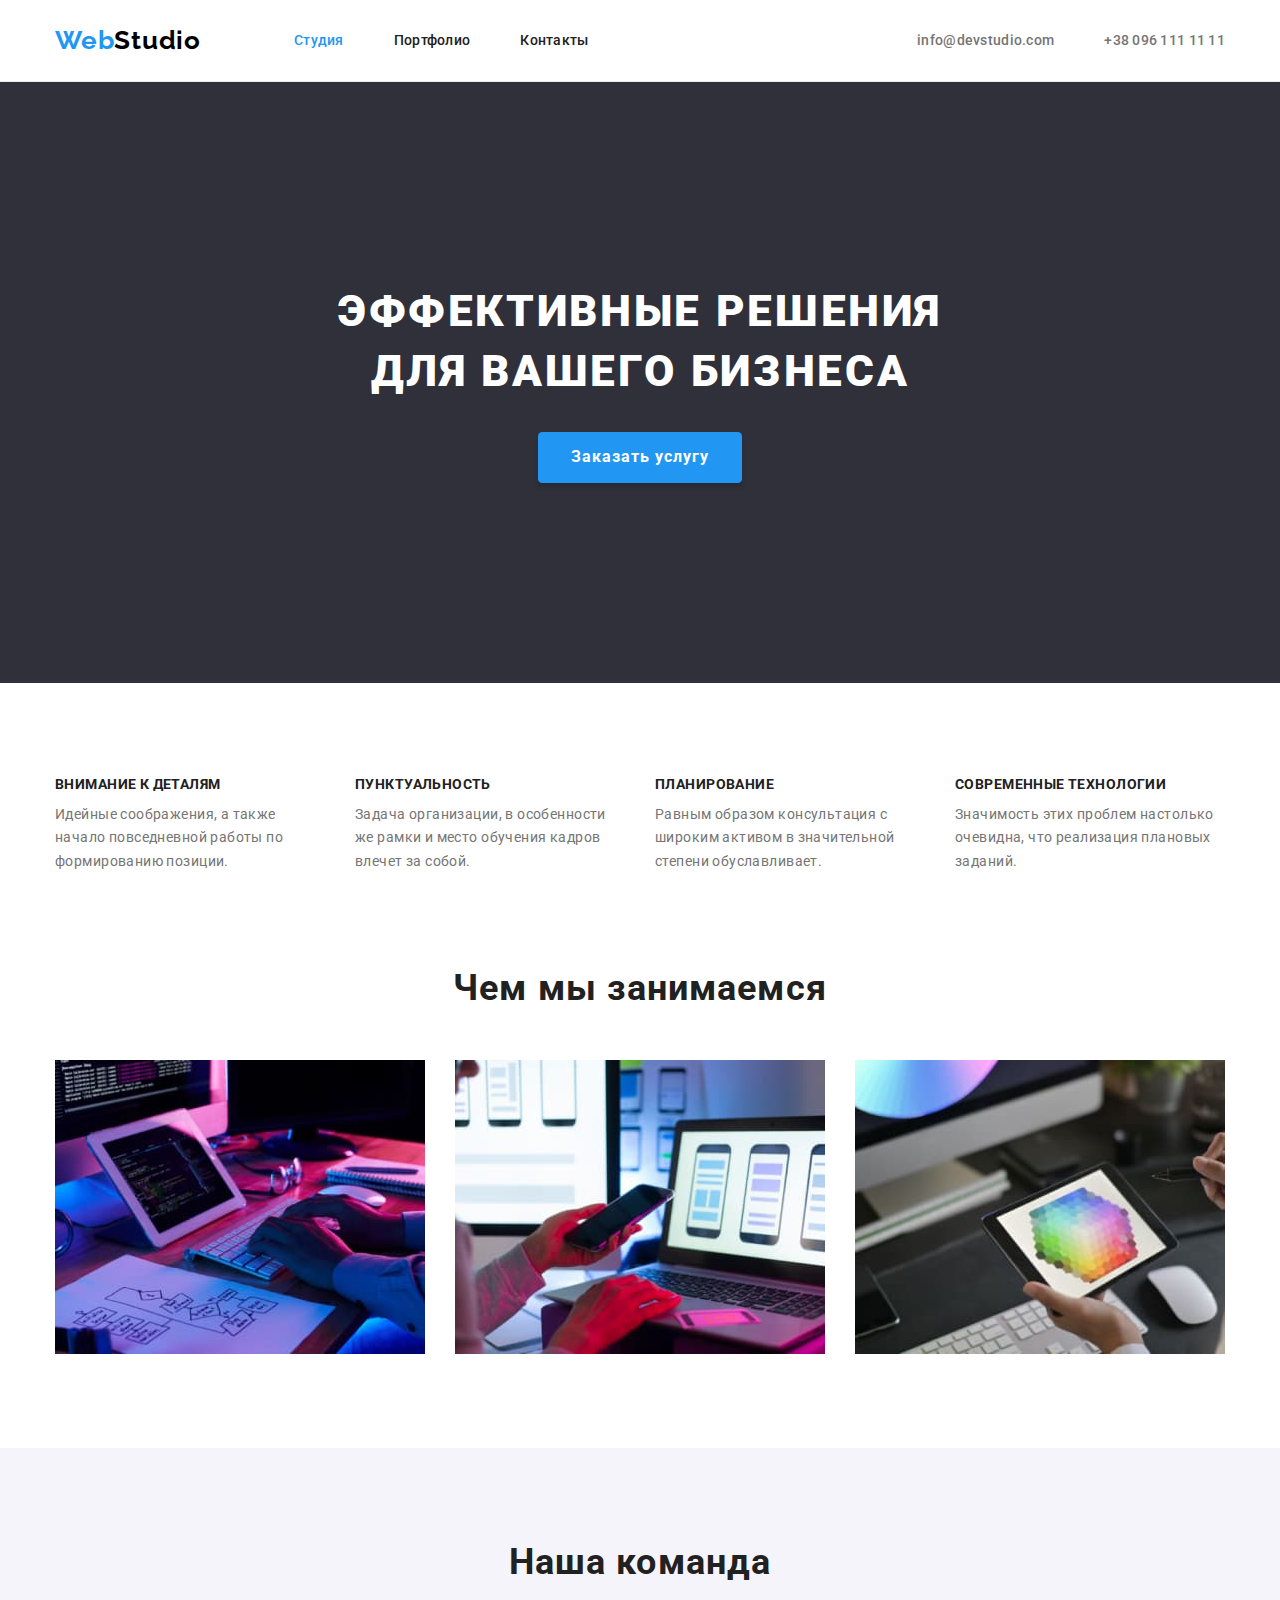
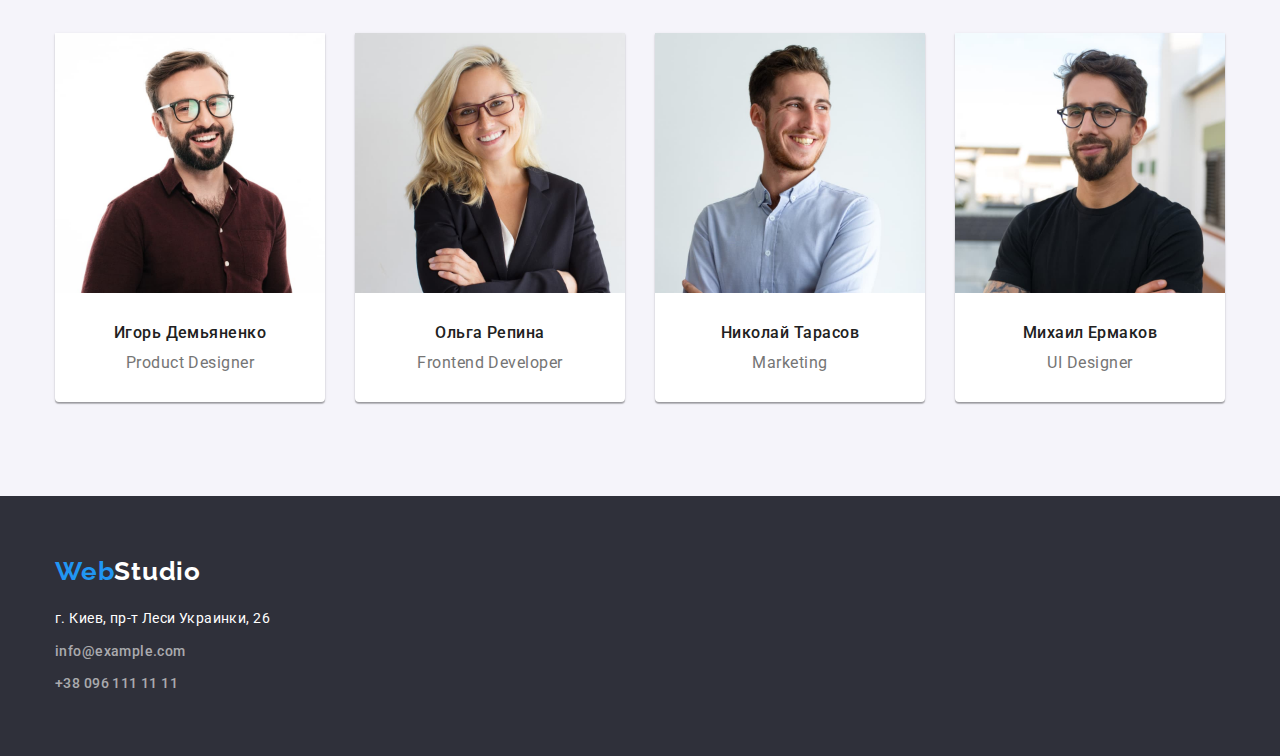
<file: index.html>
<!DOCTYPE html>
<html lang="ru">
<head>
    <meta charset="UTF-8">
    <meta http-equiv="X-UA-Compatible" content="IE=edge">
    <meta name="viewport" content="width=device-width, initial-scale=1.0">
    <title>Студия</title>
    <link rel="preconnect" href="https://fonts.googleapis.com">
    <link rel="preconnect" href="https://fonts.gstatic.com" crossorigin>
    <link href="https://fonts.googleapis.com/css2?family=Raleway:wght@700&family=Roboto:wght@400;500;700;900&display=swap"
        rel="stylesheet">
        <link rel="stylesheet" href="https://cdnjs.cloudflare.com/ajax/libs/modern-normalize/1.0.0/modern-normalize.min.css" />
    <link rel="stylesheet" href="./css/styles.css">
    
</head>
<body>
 
        <!--Верхняя линия-->
        <header class="header-section">
            <div class="nav-bar container">
            <a href="./index.html" class="site-logo"> <span class="logo-style">Web</span>Studio</a>
            <nav class="nav-box ">
                <ul class="nav-links ">
                    <li class="nav-ithem"> <a href="./index.html" class="nav-link active-page">Студия</a> </li>
                    <li class="nav-ithem"> <a href="./portfolio.html" class="nav-link">Портфолио</a> </li>
                    <li class="nav-ithem"> <a href="" class="nav-link">Контакты</a> </li>
                </ul>
            </nav>
            
            <ul class="conact-box ">
                <li class="contact-link"><a href="mailto:info@devstudio.com" class="contact-ithem ">info@devstudio.com</a></li>
                <li class="contact-link"><a href="tel:+380961111111" class="contact-ithem phone">+38 096 111 11 11</a></li>
            </ul>
            </div>
        </header>
    <main class="main-section">
        <!--Шапка-->
        <section class="hero-container">
            <h1 class="hero-title">Эффективные решения <br> для вашего бизнеса</h1>
            <button type="button" class="btn-active">Заказать услугу</button>
        </section>
        <!--Особенности-->
        
        <section class="feature-container ">
            <div class="container">
            <h2 class="hidden" hidden>Наши особенности</h2>
            
                <ul class="feature-list  ">
                    <li class="feature-ithem  ">
                        <h3 class="feature-title shadow">Внимание к деталям</h3>
                        <p class="feature-text">Идейные соображения, а также начало повседневной работы по формированию позиции.</p>
                    </li>
                    <li class="feature-ithem">
                        <h3 class="feature-title">Пунктуальность</h3>
                        <p class="feature-text">Задача организации, в особенности же рамки и место обучения кадров влечет за собой.</p>
                    </li>
                    <li class="feature-ithem">
                        <h3 class="feature-title">Планирование</h3>
                        <p class="feature-text">Равным образом консультация с широким активом в значительной степени обуславливает.</p>
                    </li>
                    <li class="feature-ithem">
                        <h3 class="feature-title">Современные технологии</h3>
                        <p class="feature-text">Значимость этих проблем настолько очевидна, что реализация плановых заданий.</p>
                    </li>
                </ul>
        
            </div>
        </section>
       
        <!--Чем мы занимаемся-->
        <section class="practice-container ">
           <div class="container">
            <h2 class="company-desc">Чем мы занимаемся</h2>
            <ul class="practice-list">
                <li class="practice-link"><img src="./images/img1.jpg" class="practice-img" alt="Работа с компьютером" width="370"
                        height="294"></li>
                <li class="practice-link"><img src="./images/img2.jpg" class="practice-img" alt="Работа с телефоном" width="370"
                        height="294"></li>
                <li class="practice-link"><img src="./images/img3.jpg" class="practice-img" alt="Работа с цветами" width="370"
                        height="294"></li>
            </ul>
           </div>
            
            
        </section>
        <!--Наша команда-->
        <section class="team-section ">
            <div class="container">
                <h2 class="company-desc">Наша команда</h2>
                <ul class="team-list">
                    <li class="team-link">
                        <img src="./images/ourteam1.jpg" class="team-photo" alt="фотография Игоря Демьяненко" width="270" height="260">
                        <div class="team-decribe">
                        <h3 class="team-name">Игорь Демьяненко</h3>
                        <p class="team-position">Product Designer</p></div>
                    </li>
                    <li class="team-link">
                        <img src="./images/ourteam2.jpg" class="team-photo" alt="фотография Ольгb Репина" width="270" height="260">
                        <div class="team-decribe">
                        <h3 class="team-name">Ольга Репина</h3>
                        <p class="team-position">Frontend Developer</p></div>
                    </li>
                    <li class="team-link">
                        <img src="./images/ourteam3.jpg" class="team-photo" alt="фотография Николая Тарасов" width="270" height="260">
                        <div class="team-decribe">
                        <h3 class="team-name">Николай Тарасов</h3>
                        <p class="team-position">Marketing</p></div>
                    </li>
                    <li class="team-link">
                        <img src="./images/ourteam4.jpg" class="team-photo" alt="фотография Михаила Ермакова" width="270" height="260">
                        <div class="team-decribe">
                        <h3 class="team-name">Михаил Ермаков</h3>
                        <p class="team-position">UI Designer</p></div>
                    </li>
                </ul>
            </div>
            
        </section>
 </main>


<!--Подвал-->
        <footer class="footer">
            <div class="container">  
            <a href="./index.html" class="site-logo-footer"> <span class="logo-style">Web</span>Studio</a>
                           
            <address class="adress">г. Киев, пр-т Леси Украинки, 26</address>
            <ul>
            <li class="contact-ithem"><a href="mailto:info@example.com" class="contact-footer">info@example.com</a></li>
                 <li class="contact-ithem"><a href="tel:+380961111111" class="contact-footer">+38 096 111 11 11</a></li>
            </ul>
            </div>
        </footer>
  </body>
</html>
</file>
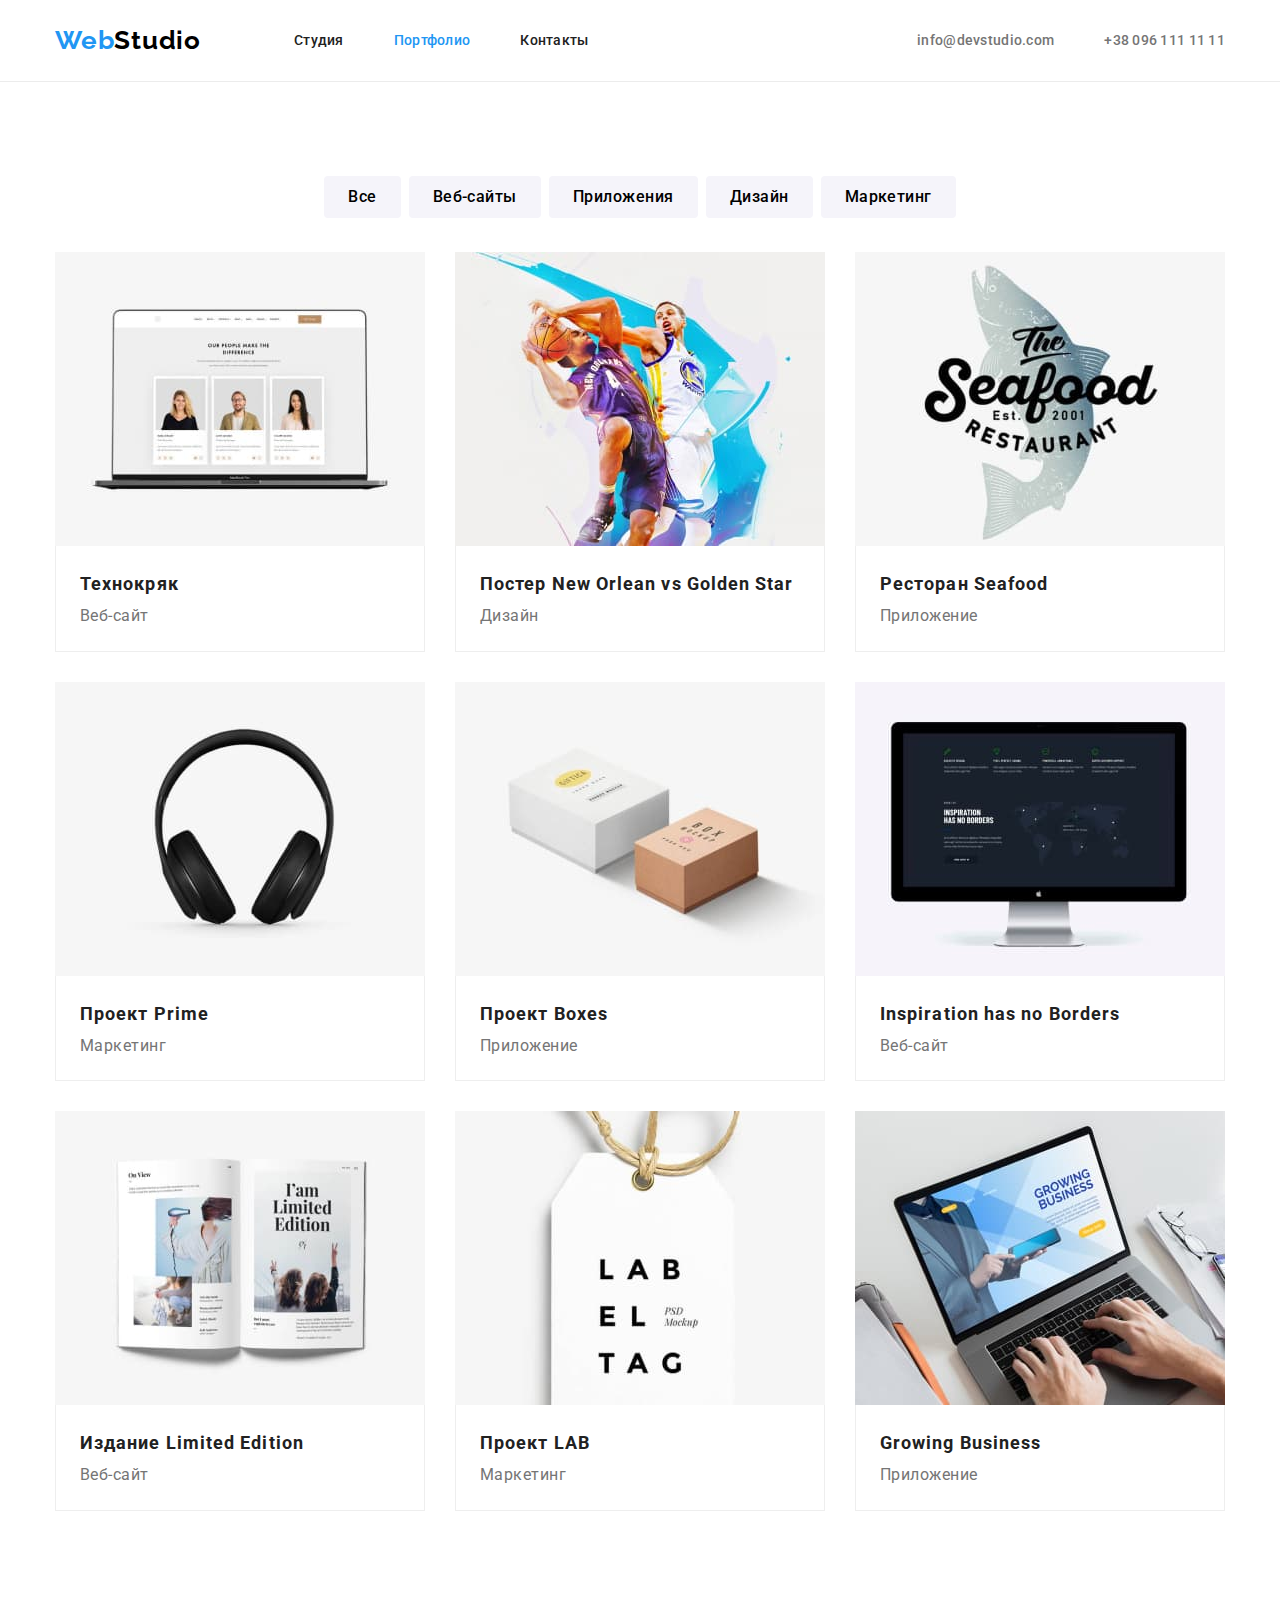
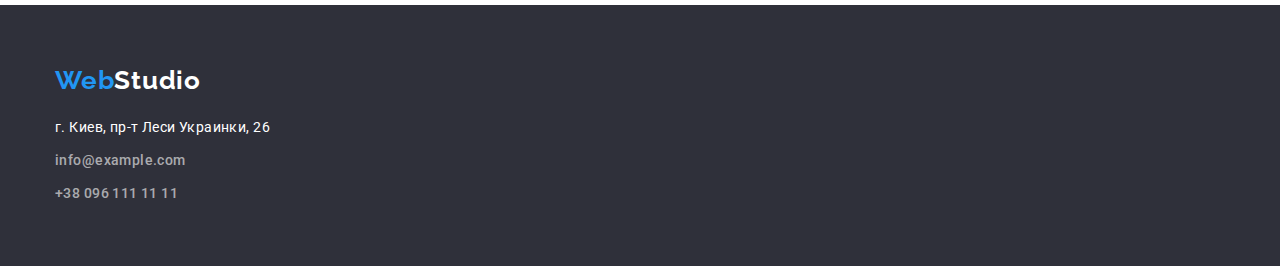
<file: portfolio.html>
<!DOCTYPE html>
<html lang="ru">
<head>
    <meta charset="UTF-8">
    <meta http-equiv="X-UA-Compatible" content="IE=edge">
    <meta name="viewport" content="width=device-width, initial-scale=1.0">
    <title>Портфолио</title>
   <link rel="preconnect" href="https://fonts.googleapis.com">
    <link rel="preconnect" href="https://fonts.gstatic.com" crossorigin>
    <link href="https://fonts.googleapis.com/css2?family=Raleway:wght@700&family=Roboto:wght@400;500;700;900&display=swap"
        rel="stylesheet">
    <link rel="stylesheet" href="https://cdnjs.cloudflare.com/ajax/libs/modern-normalize/1.0.0/modern-normalize.min.css" />
        <link rel="stylesheet" href="./css/styles.css">
</head>

<body>

    <!--Верхняя линия-->
        <header class="header-section">
            <div class="nav-bar container">
                <a href="./index.html" class="site-logo"> <span class="logo-style">Web</span>Studio</a>
                <nav class="nav-box ">
                    <ul class="nav-links ">
                        <li class="nav-ithem"> <a href="./index.html" class="nav-link ">Студия</a> </li>
                        <li class="nav-ithem"> <a href="./portfolio.html" class="nav-link active-page">Портфолио</a> </li>
                        <li class="nav-ithem"> <a href="" class="nav-link">Контакты</a> </li>
                    </ul>
                </nav>
        
                <ul class="conact-box ">
                    <li class="contact-link"><a href="mailto:info@devstudio.com" class="contact-ithem ">info@devstudio.com</a>
                    </li>
                    <li class="contact-link"><a href="tel:+380961111111" class="contact-ithem phone">+38 096 111 11 11</a></li>
                </ul>
            </div>
        </header>
    <!--Portfolio-->
   <main>
       <section class="works-container ">
       <div class="container ">
           <h1 class="hidden" hidden>Наши работы </h1>
           <ul class="button-list">
               <li class="button-ithem"><button type="button" class="button-work">Все</button></li>
               <li class="button-ithem"><button type="button" class="button-work">Веб-сайты</button></li>
               <li class="button-ithem"><button type="button" class="button-work">Приложения</button></li>
               <li class="button-ithem"><button type="button" class="button-work">Дизайн</button></li>
               <li class="button-ithem"><button type="button" class="button-work">Маркетинг</button></li>   
           </ul>   
       
       
    <ul class="work-list">
        <li class="work-ithem">
            <img src="./images/portimg1.jpg" class="work-img" alt="Веб-страница на ноутбуке" width="370" height="294">
            <div class="work-box">
            <h2 class="work-project">Технокряк</h2>
            <p class="work-product">Веб-сайт</p></div>
        </li>
        <li class="work-ithem">
            <img src="./images/portimg2.jpg" class="work-img" alt="Постер игры в баскетбол" width="370" height="294">
            <div class="work-box">
            <h2 class="work-project">Постер New Orlean vs Golden Star</h2>
            <p class="work-product">Дизайн</p>
            </div>
        </li>
        <li class="work-ithem">
            <img src="./images/portimg3.jpg" class="work-img" alt="Постер рыбного рестрорана с рыбой на фоне" width="370"
                height="294">
            <div class="work-box">
            <h2 class="work-project">Ресторан Seafood</h2>
            <p class="work-product">Приложение</p></div>
        </li>
        <li class="work-ithem">
            <img src="./images/portimg4.jpg" class="work-img" alt="Наушники" width="370" height="294">
            <div class="work-box">
            <h2 class="work-project">Проект Prime</h2>
            <p class="work-product">Маркетинг</p></div>
        </li>
        <li class="work-ithem">
            <img src="./images/portimg5.jpg" class="work-img" alt="Две посылки" width="370" height="294">
        <div class="work-box">
            <h2 class="work-project">Проект Boxes</h2>
            <p class="work-product">Приложение</p></div>
        </li>
        <li class="work-ithem">
            <img src="./images/portimg6.jpg" class="work-img" alt="Главная страница сайта с изображением карты мира"
                width="370" height="294">
                <div class="work-box">
            <h2 class="work-project" lang="en">Inspiration has no Borders</h2>
            <p class="work-product">Веб-сайт</p></div>
        </li>
        <li class="work-ithem">
            <img src="./images/portimg7.jpg" class="work-img" alt="Разворот журнала со статьями" width="370" height="294">
            <div class="work-box">
            <h2 class="work-project">Издание Limited Edition</h2>
            <p class="work-product">Веб-сайт</p></div>
        </li>
        <li class="work-ithem">
            <img src="./images/portimg8.jpg" class="work-img" alt="Лейба с надписью Labeltag" width="370" height="294">
            <div class="work-box">
            <h2 class="work-project">Проект LAB</h2>
            <p class="work-product">Маркетинг</p></div>
        </li>
        <li class="work-ithem">
            <img src="./images/portimg9.jpg" class="work-img" alt="Поиск информации на наутбуке на тему бизнеса" width="370"
                height="294">
                <div class="work-box">
            <h2 class="work-project" lang="en">Growing Business</h2>
            <p class="work-product">Приложение</p></div>
        </li>
    </ul>
        </div>
      

    </section>
   </main>


    <!--Подвал-->
        <footer class="footer">
            <div class="container">
                <a href="./index.html" class="site-logo-footer"> <span class="logo-style">Web</span>Studio</a>
        
                <address class="adress">г. Киев, пр-т Леси Украинки, 26</address>
                <ul>
                    <li class="contact-ithem"><a href="mailto:info@example.com" class="contact-footer">info@example.com</a></li>
                    <li class="contact-ithem"><a href="tel:+380961111111" class="contact-footer">+38 096 111 11 11</a></li>
                </ul>
            </div>
        </footer>
</body>
</html>
</file>
<file: css/styles.css>
:root {
  --primary-text-color: #212121;
  --secondary-text-color: #757575;
  --accent-color: #2196f3;
  --primary-font: 'Roboto';
  --secondary-font: 'Raleway';
}

h1,
h2,
h3,
h4,
h5,
h6,
p {
  margin: 0;
}
img {
  display: block;
}
body {
  font-family: var(--primary-font), var(--secondary-font), sans-serif;
  color: var(--primary-text-color);
}

ol,
ul {
  list-style: none;
  padding: 0;
  margin: 0;
}

a {
  text-decoration: none;
}

address {
  font-style: normal;
}
/*======header style starts===*/
/*======flex-container====*/

.container {
  width: 1200px;
  padding: 0 15px;
  margin: 0 auto;
}
.header-section {
  padding-top: 25px;
  padding-bottom: 25px;
  border-bottom-width: 1px;
  border-bottom-style: solid;
  border-bottom-color: #ececec;
}
/*logo*/
.site-logo,
.site-logo:hover,
.site-logo:visited {
  margin-right: 93px;
  font-family: var(--secondary-font);
  font-weight: 700;
  font-size: 26px;
  line-height: 1.2;
  letter-spacing: 0.03em;
  color: #000000;
}
.logo-style {
  color: #2196f3;
}
/*navigation*/
.nav-bar {
  display: flex;
  align-items: center;
  margin-top: 0;
  padding-top: 0;
}
.nav-links {
  display: flex;
}
.nav-ithem:not(:last-child) {
  margin-right: 50px;
}
.nav-link,
.nav-link:visited {
  font-weight: 500;
  font-size: 14px;
  line-height: 1.4;
  letter-spacing: 0.02em;
  color: var(--primary-text-color);
}
.nav-link:hover,
.nav-link:focus {
  color: var(--accent-color);
}

.active-page,
.active-page:hover,
.active-page:visited {
  color: var(--accent-color);
}
.conact-box {
  display: flex;
  margin-left: auto;
}
.contact-link:not(:last-child) {
  margin-right: 50px;
}

.contact-ithem {
  font-weight: 500;
  font-size: 14px;
  line-height: 1.4;
  letter-spacing: 0.02em;
  color: var(--secondary-text-color);
}
.contact-ithem:hover,
.contact-ithem:focus {
  color: var(--accent-color);
}

/*======header style ends===*/
/*======main section style starts===*/
/*hero*/
.hero-container {
  background: #2f303a;
  /*width: 1200px;*/
  padding: 200px 0;
}
.hero-title {
  text-align: center;
  color: #ffffff;
  font-weight: 900;
  font-size: 44px;
  line-height: 1.36;
  /* or 136% */
  text-align: center;
  text-transform: uppercase;
  letter-spacing: 0.06em;
}
/*button*/
.btn-active {
  padding: 10px 32px;
  margin-top: 30px;
  margin-left: auto;
  margin-right: auto;
  cursor: pointer;
  font-weight: 700;
  font-size: 16px;
  line-height: 1.8;
  /* identical to box height, or 187% */
  display: flex;
  align-items: center;
  text-align: center;
  letter-spacing: 0.06em;
  background-color: var(--accent-color);
  color: #ffffff;
  border: 1px solid var(--accent-color);
  box-shadow: 0px 4px 4px rgba(0, 0, 0, 0.15);
  border-radius: 4px;
}
/*features*/
/*.hidden {
  color: rgba(255, 0, 0, 0);
}*/
.feature-container {
  padding-top: 94px;
}
.feature-list {
  display: flex;
}
.feature-ithem {
  box-sizing: border-box;
  width: 270px;
}
.feature-ithem:not(:last-child) {
  margin-right: 30px;
}
.feature-title {
  font-weight: 700;
  font-size: 14px;
  line-height: 1.14;

  letter-spacing: 0.03em;
  text-transform: uppercase;
  margin-bottom: 10px;
}

/*.shadow {
  box-shadow: 0px 4px 4px 0px rgba(0, 0, 0, 0.25);

  text-shadow: 0px 4px 4px 0px rgba(0, 0, 0, 0.25);
}*/

.feature-text {
  font-size: 14px;
  line-height: 1.7;
  /* or 171% */
  letter-spacing: 0.03em;
  color: var(--secondary-text-color);
}
/*Practice*/
.practice-container {
  padding-top: 94px;
  padding-bottom: 94px;
}
.practice-container .container {
  flex-direction: column;
}
.practice-list {
  display: flex;
}
.practice-link:not(:last-child) {
  margin-right: 30px;
}
/*Team section*/
.practice-container {
  padding-top: 94px;
  padding-bottom: 94px;
}
.company-desc {
  font-weight: 700;
  font-size: 36px;
  line-height: 1.16;
  text-align: center;
  letter-spacing: 0.03em;
  margin-bottom: 50px;
}
.team-section {
  background-color: #f5f4fa;
  flex-direction: column;
  /*margin-top: 154px;*/
  padding-top: 94px;
  padding-bottom: 94px;
}
.team-list {
  display: flex;
  /*align-items: center;*/
  justify-content: center;
}

.team-link {
  background-color: #fff;
  text-align: center;
  width: 270px;
  box-shadow: 0px 1px 3px rgba(0, 0, 0, 0.12), 0px 1px 1px rgba(0, 0, 0, 0.14),
    0px 2px 1px rgba(0, 0, 0, 0.2);
  border-radius: 0px 0px 4px 4px;
}

.team-link:not(:last-child) {
  margin-right: 30px;
}
.team-decribe {
  padding-top: 30px;
  padding-bottom: 30px;
}
.team-name {
  margin-bottom: 10px;
  font-weight: 500;
  font-size: 16px;
  line-height: 1.19;
  /* identical to box height */

  /* text-align: center;*/
  letter-spacing: 0.03em;
}
.team-position {
  font-weight: 400;
  font-size: 16px;
  line-height: 1.19;
  /* identical to box height */
  color: var(--secondary-text-color);
  /*text-align: center;*/
  letter-spacing: 0.03em;
}
/*======main section style ends===*/
/*======footer style starts===*/
.footer {
  background-color: #2f303a;
  color: #ffffff;
  padding-top: 60px;
  padding-bottom: 60px;
}
.site-logo-footer {
  display: block;
  margin-bottom: 20px;
  font-family: var(--secondary-font);
  font-weight: 700;
  font-size: 26px;
  line-height: 1.2;
  letter-spacing: 0.03em;

  color: #ffffff;
}
/*button*/
.site-logo-footer:focus,
.site-logo-footer:hover,
.site-logo-footer:visited {
  color: #ffffff;
}
.adress {
  font-size: 14px;
  line-height: 1.7;
  /* or 171% */
  letter-spacing: 0.03em;
  margin-bottom: 9px;
}
/*adresses for footer*/
.contact-ithem:not(:last-child) {
  margin-bottom: 9px;
}
.contact-footer {
  font-size: 14px;
  line-height: 1.71;
  /* or 171% */
  letter-spacing: 0.03em;
  color: rgba(255, 255, 255, 0.6);
}
.contact-footer:focus,
.contact-footer:hover,
.contact-footer:visited {
  color: rgba(255, 255, 255, 0.6);
}

/*======footer style ends===*/

/*=====Portfolio starts====*/
.works-container {
  padding-top: 94px;
  padding-bottom: 94px;
}
/*buttons*/

.button-list {
  display: flex;
  flex-wrap: wrap;
  justify-content: center;
}

.button-work {
  cursor: pointer;
  border-color: transparent;
  background-color: #f5f4fa;

  font-weight: 500;
  font-size: 16px;
  line-height: 1.6;
  /* identical to box height, or 162% */

  /*box-shadow: 0px 3px 1px rgba(0, 0, 0, 0.1), 0px 1px 2px rgba(0, 0, 0, 0.08),
    0px 2px 2px rgba(0, 0, 0, 0.12);*/
  border-radius: 4px;
  text-align: center;
  letter-spacing: 0.03em;
  padding: 6px 22px;
}
.button-ithem:not(:last-child) {
  margin-right: 8px;
}

.button-work:focus,
.button-work:hover {
  color: #ffffff;
  background-color: var(--accent-color);
}

/*our results*/

.work-list {
  display: flex;
  flex-wrap: wrap;
  margin-top: 34px;
}
.work-ithem {
  width: 370px;
  /* border: 1px solid rgba(238, 238, 238, 1);*/
}
.work-box {
  padding: 20px 24px;
  border-right: 1px solid rgba(238, 238, 238, 1);
  border-bottom: 1px solid rgba(238, 238, 238, 1);
  border-left: 1px solid rgba(238, 238, 238, 1);
}
.work-ithem:not(:nth-last-child(3n + 1)) {
  margin-right: 30px;
}
.work-ithem:not(:nth-last-child(-n + 3)) {
  margin-bottom: 30px;
}
.work-project {
  font-weight: 700;
  font-size: 18px;
  line-height: 2;
  /* identical to box height, or 200% */

  letter-spacing: 0.06em;
}
.work-product {
  font-size: 16px;
  line-height: 1.8;
  /* identical to box height, or 187% */
  color: var(--secondary-text-color);
  letter-spacing: 0.03em;
}
/*=====Portfolio ends====*/
</file>
